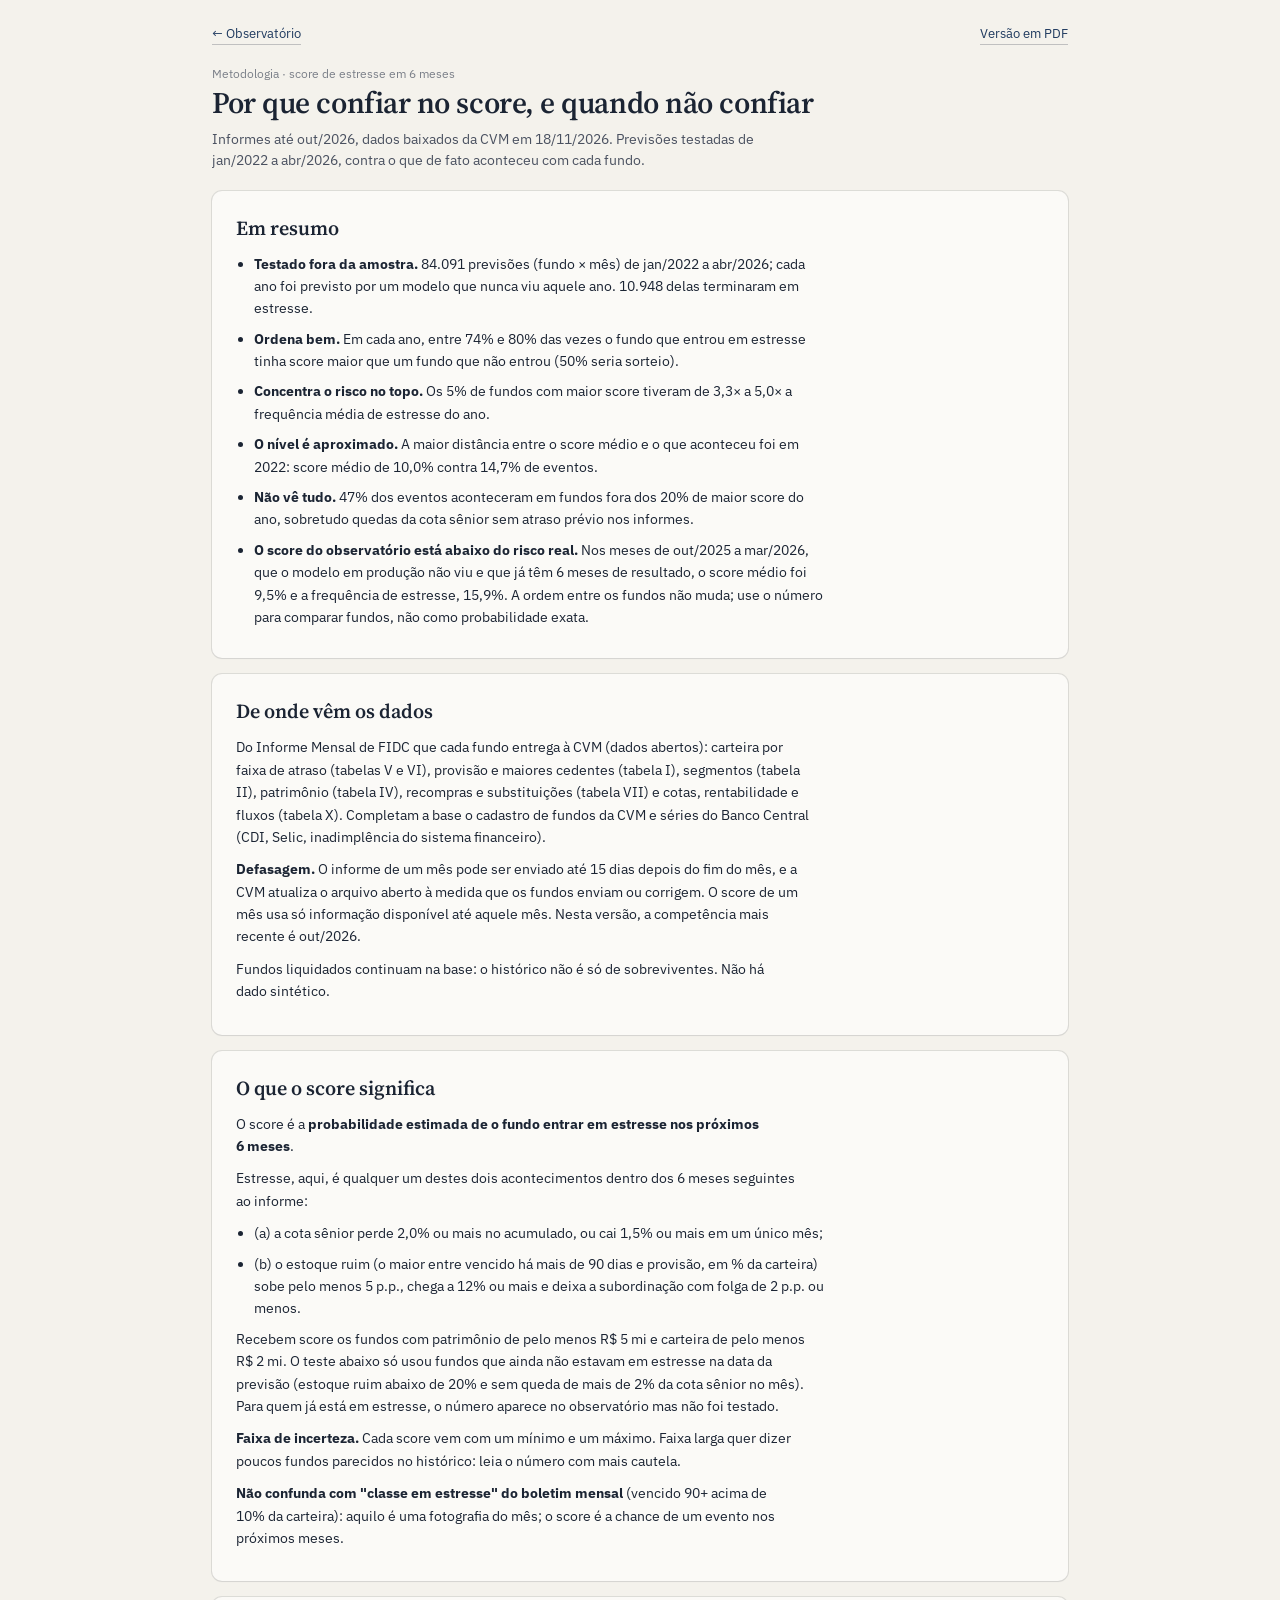
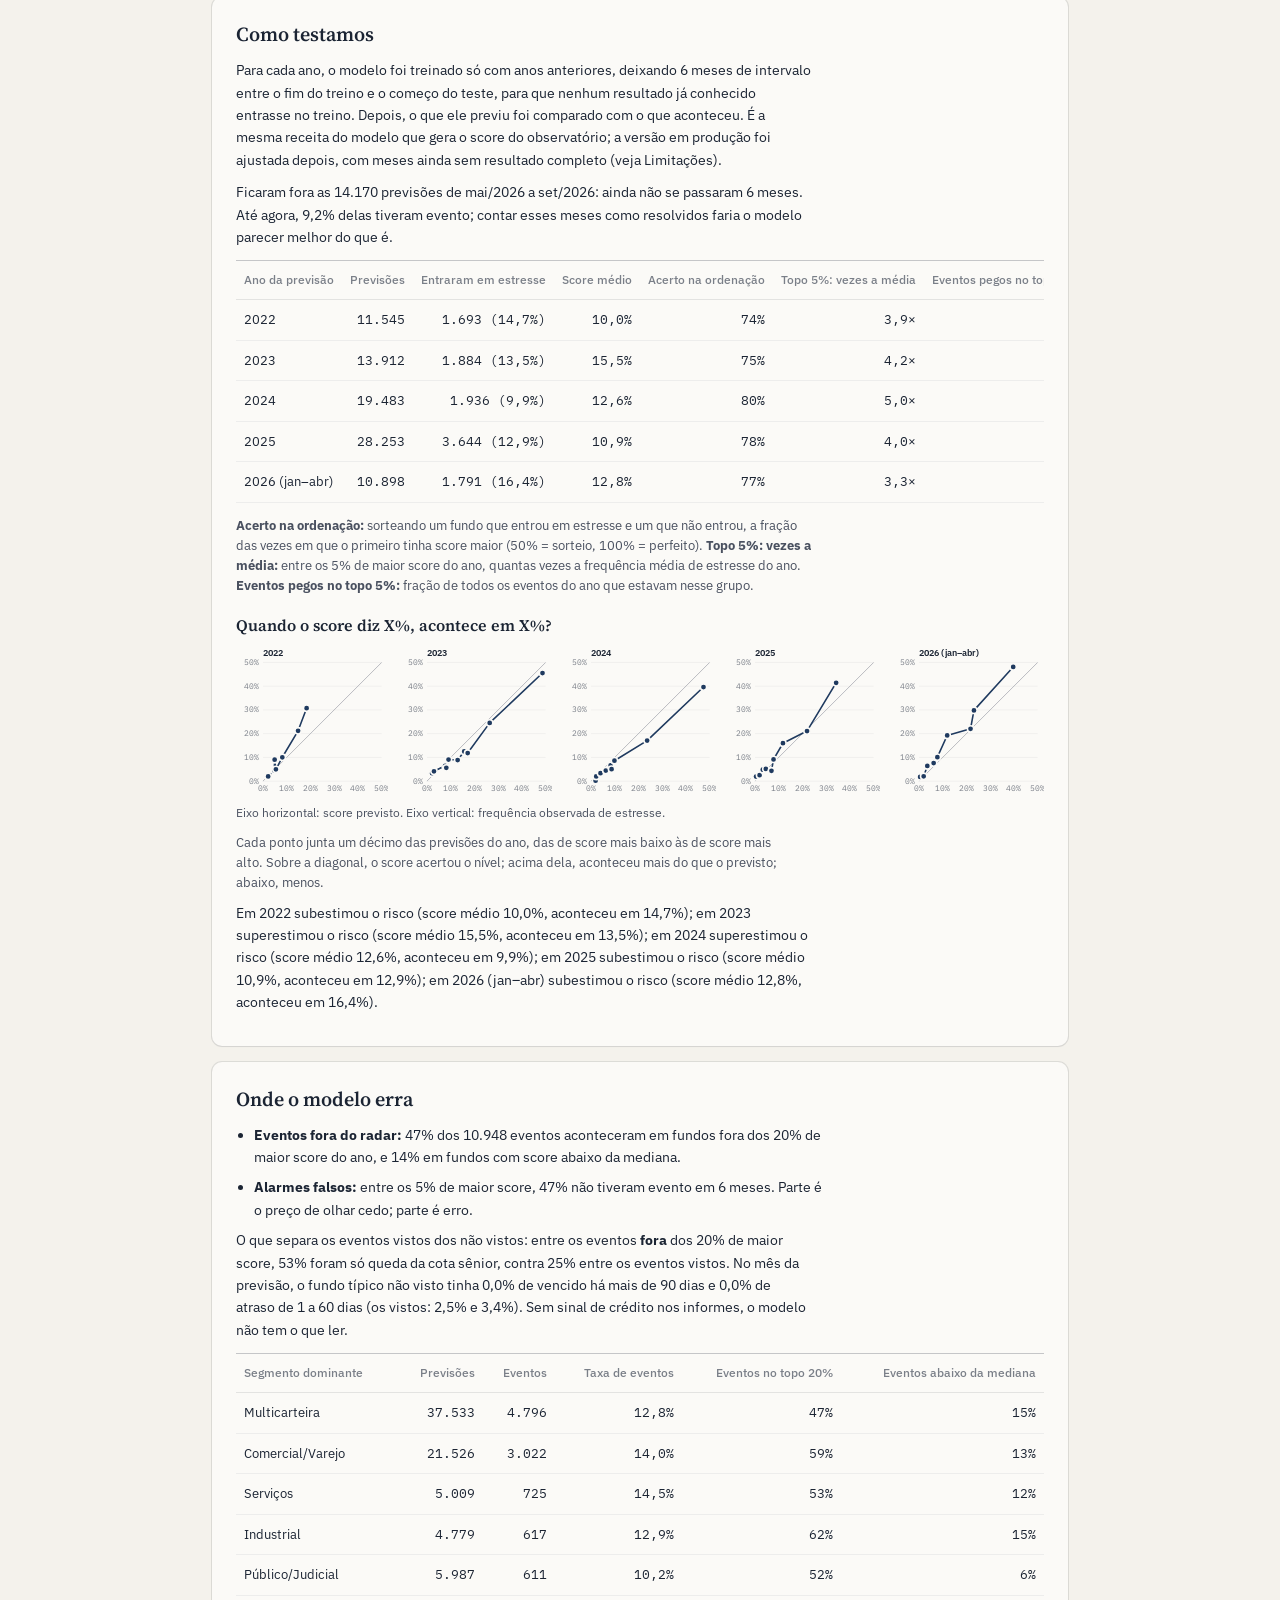
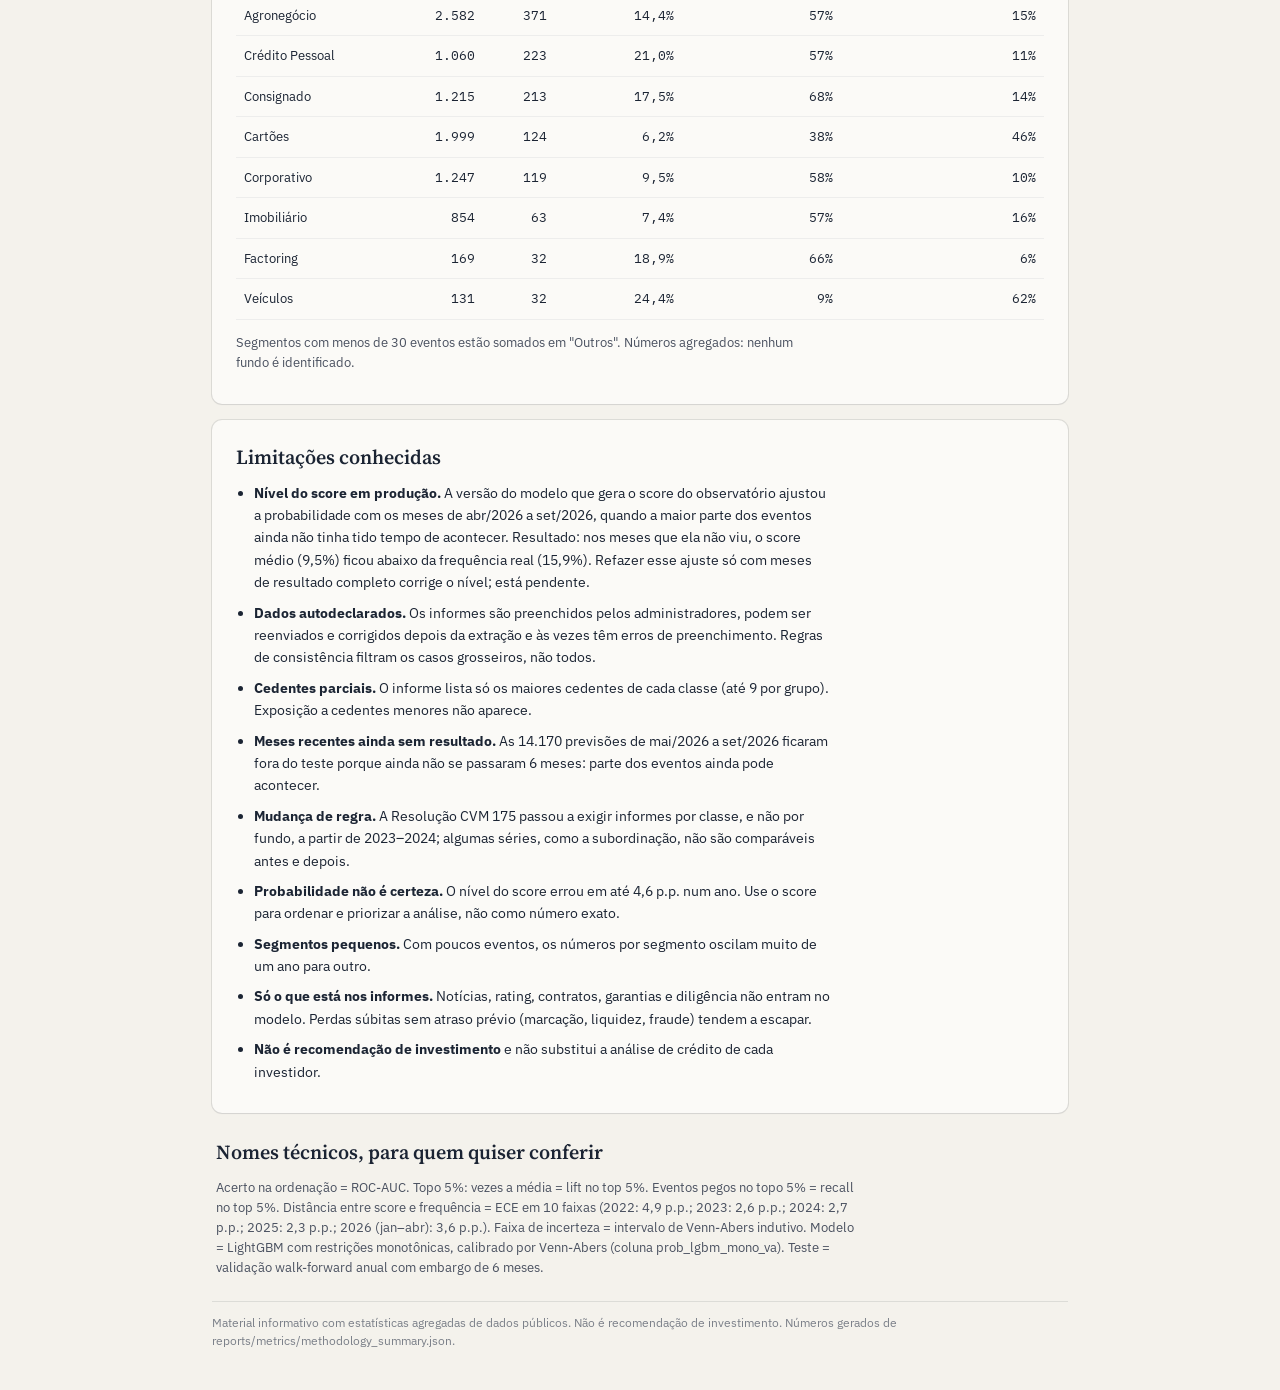
<file: web/metodologia.html>
<!DOCTYPE html>
<html lang="pt-BR">
<head>
  <meta charset="UTF-8">
  <meta name="viewport" content="width=device-width, initial-scale=1.0">
  <title>Metodologia · Observatório de crédito em FIDCs</title>
  <meta name="description" content="Por que confiar no score de estresse de FIDCs: dados, definição, validação fora da amostra e limitações.">
  <link rel="preconnect" href="https://fonts.googleapis.com">
  <link rel="preconnect" href="https://fonts.gstatic.com" crossorigin>
  <link href="https://fonts.googleapis.com/css2?family=IBM+Plex+Mono:wght@400;600&family=IBM+Plex+Sans:wght@400;500;600&family=Source+Serif+4:opsz,wght@8..60,600&display=swap" rel="stylesheet">
  <link rel="stylesheet" href="styles.css?v=8">
</head>
<body class="metod-page">
  <main class="metod">
    <nav class="metod-nav"><a href="index.html">← Observatório</a><a href="metodologia.pdf">Versão em PDF</a></nav>
    <header class="metod-header">
      <span class="eyebrow">Metodologia · score de estresse em 6 meses</span>
      <h1>Por que confiar no score, e quando não confiar</h1>
      <p class="metod-lede">Informes até out/2026, dados baixados da CVM em 18/11/2026. Previsões testadas de
      jan/2022 a abr/2026, contra o que de fato aconteceu com cada fundo.</p>
    </header>

    <section class="metod-card"><h2>Em resumo</h2><ul class="metod-list"><li><b>Testado fora da amostra.</b> 84.091 previsões (fundo × mês) de jan/2022 a abr/2026; cada ano foi previsto por um modelo que nunca viu aquele ano. 10.948 delas terminaram em estresse.</li><li><b>Ordena bem.</b> Em cada ano, entre 74% e 80% das vezes o fundo que entrou em estresse tinha score maior que um fundo que não entrou (50% seria sorteio).</li><li><b>Concentra o risco no topo.</b> Os 5% de fundos com maior score tiveram de 3,3× a 5,0× a frequência média de estresse do ano.</li><li><b>O nível é aproximado.</b> A maior distância entre o score médio e o que aconteceu foi em 2022: score médio de 10,0% contra 14,7% de eventos.</li><li><b>Não vê tudo.</b> 47% dos eventos aconteceram em fundos fora dos 20% de maior score do ano, sobretudo quedas da cota sênior sem atraso prévio nos informes.</li><li><b>O score do observatório está abaixo do risco real.</b> Nos meses de out/2025 a mar/2026, que o modelo em produção não viu e que já têm 6 meses de resultado, o score médio foi 9,5% e a frequência de estresse, 15,9%. A ordem entre os fundos não muda; use o número para comparar fundos, não como probabilidade exata.</li></ul></section>

    <section class="metod-card" id="dados">
      <h2>De onde vêm os dados</h2>
      <p>Do Informe Mensal de FIDC que cada fundo entrega à CVM (dados abertos): carteira por faixa de atraso
      (tabelas V e VI), provisão e maiores cedentes (tabela I), segmentos (tabela II), patrimônio (tabela IV),
      recompras e substituições (tabela VII) e cotas, rentabilidade e fluxos (tabela X). Completam a base o cadastro de
      fundos da CVM e séries do Banco Central (CDI, Selic, inadimplência do sistema financeiro).</p>
      <p><b>Defasagem.</b> O informe de um mês pode ser enviado até 15 dias depois do fim do mês, e a CVM atualiza o
      arquivo aberto à medida que os fundos enviam ou corrigem. O score de um mês usa só informação disponível até
      aquele mês. Nesta versão, a competência mais recente é out/2026.</p>
      <p>Fundos liquidados continuam na base: o histórico não é só de sobreviventes. Não há dado sintético.</p>
    </section>

    <section class="metod-card" id="score">
      <h2>O que o score significa</h2>
      <p>O score é a <b>probabilidade estimada de o fundo entrar em estresse nos próximos 6 meses</b>.</p><p>Estresse, aqui, é qualquer um destes dois acontecimentos dentro dos 6 meses seguintes ao informe:</p><ul class="metod-list"><li>(a) a cota sênior perde 2,0% ou mais no acumulado, ou cai 1,5% ou mais em um único mês;</li><li>(b) o estoque ruim (o maior entre vencido há mais de 90 dias e provisão, em % da carteira) sobe pelo menos 5 p.p., chega a 12% ou mais e deixa a subordinação com folga de 2 p.p. ou menos.</li></ul><p>Recebem score os fundos com patrimônio de pelo menos R$ 5 mi e carteira de pelo menos R$ 2 mi. O teste abaixo só usou fundos que ainda não estavam em estresse na data da previsão (estoque ruim abaixo de 20% e sem queda de mais de 2% da cota sênior no mês). Para quem já está em estresse, o número aparece no observatório mas não foi testado.</p><p><b>Faixa de incerteza.</b> Cada score vem com um mínimo e um máximo. Faixa larga quer dizer poucos fundos parecidos no histórico: leia o número com mais cautela.</p><p><b>Não confunda com "classe em estresse" do boletim mensal</b> (vencido 90+ acima de 10% da carteira): aquilo é uma fotografia do mês; o score é a chance de um evento nos próximos meses.</p>
    </section>

    <section class="metod-card" id="teste">
      <h2>Como testamos</h2>
      <p>Para cada ano, o modelo foi treinado só com anos anteriores, deixando 6
      meses de intervalo entre o fim do treino e o começo do teste, para que nenhum resultado já conhecido entrasse no
      treino. Depois, o que ele previu foi comparado com o que aconteceu. É a mesma receita do modelo que gera o score do
      observatório; a versão em produção foi ajustada depois, com meses ainda sem resultado completo (veja Limitações).</p>
      <p>Ficaram fora as 14.170 previsões de mai/2026 a set/2026: ainda
      não se passaram 6 meses. Até agora, 9,2%
      delas tiveram evento; contar esses meses como resolvidos faria o modelo parecer melhor do que é.</p>
      <div class="table-scroll metod-table"><table class="data-table"><thead><tr><th>Ano da previsão</th><th class="num">Previsões</th><th class="num">Entraram em estresse</th><th class="num">Score médio</th><th class="num">Acerto na ordenação</th><th class="num">Topo 5%: vezes a média</th><th class="num">Eventos pegos no topo 5%</th></tr></thead><tbody><tr><td>2022</td><td class="num">11.545</td><td class="num">1.693 (14,7%)</td><td class="num">10,0%</td><td class="num">74%</td><td class="num">3,9×</td><td class="num">20%</td></tr><tr><td>2023</td><td class="num">13.912</td><td class="num">1.884 (13,5%)</td><td class="num">15,5%</td><td class="num">75%</td><td class="num">4,2×</td><td class="num">21%</td></tr><tr><td>2024</td><td class="num">19.483</td><td class="num">1.936 (9,9%)</td><td class="num">12,6%</td><td class="num">80%</td><td class="num">5,0×</td><td class="num">25%</td></tr><tr><td>2025</td><td class="num">28.253</td><td class="num">3.644 (12,9%)</td><td class="num">10,9%</td><td class="num">78%</td><td class="num">4,0×</td><td class="num">20%</td></tr><tr><td>2026 (jan–abr)</td><td class="num">10.898</td><td class="num">1.791 (16,4%)</td><td class="num">12,8%</td><td class="num">77%</td><td class="num">3,3×</td><td class="num">17%</td></tr></tbody></table></div>
      <p class="metod-note"><b>Acerto na ordenação:</b> sorteando um fundo que entrou em estresse e um que não entrou, a
      fração das vezes em que o primeiro tinha score maior (50% = sorteio, 100% = perfeito).
      <b>Topo 5%: vezes a média:</b> entre os 5% de maior score do ano, quantas vezes a frequência média de estresse
      do ano. <b>Eventos pegos no topo 5%:</b> fração de todos os eventos do ano que estavam nesse grupo.</p>
      <h3>Quando o score diz X%, acontece em X%?</h3>
      <div class="metod-chart"><div class="metod-calib-grid"><svg class="metod-calib" viewBox="0 0 192 194" role="img" aria-label="2022: score previsto contra frequência observada de estresse"><text class="calib-title" x="34" y="14">2022</text><line class="calib-grid" x1="34" x2="184" y1="172.0" y2="172.0"/><text class="calib-tick" x="29" y="175.0" text-anchor="end">0%</text><text class="calib-tick" x="34.0" y="185" text-anchor="middle">0%</text><line class="calib-grid" x1="34" x2="184" y1="142.0" y2="142.0"/><text class="calib-tick" x="29" y="145.0" text-anchor="end">10%</text><text class="calib-tick" x="64.0" y="185" text-anchor="middle">10%</text><line class="calib-grid" x1="34" x2="184" y1="112.0" y2="112.0"/><text class="calib-tick" x="29" y="115.0" text-anchor="end">20%</text><text class="calib-tick" x="94.0" y="185" text-anchor="middle">20%</text><line class="calib-grid" x1="34" x2="184" y1="82.0" y2="82.0"/><text class="calib-tick" x="29" y="85.0" text-anchor="end">30%</text><text class="calib-tick" x="124.0" y="185" text-anchor="middle">30%</text><line class="calib-grid" x1="34" x2="184" y1="52.0" y2="52.0"/><text class="calib-tick" x="29" y="55.0" text-anchor="end">40%</text><text class="calib-tick" x="154.0" y="185" text-anchor="middle">40%</text><line class="calib-grid" x1="34" x2="184" y1="22.0" y2="22.0"/><text class="calib-tick" x="29" y="25.0" text-anchor="end">50%</text><text class="calib-tick" x="184.0" y="185" text-anchor="middle">50%</text><line class="calib-diag" x1="34.0" y1="172.0" x2="184.0" y2="22.0"/><path class="calib-line" d="M40.6,166.1 L48.4,158.5 L48.8,144.9 L50.4,157.1 L58.5,141.8 L78.4,108.4 L89.2,79.8"/><circle class="calib-dot" cx="40.6" cy="166.1" r="4"><title>2022: score médio 2,2%, aconteceu em 2,0% (666 previsões)</title></circle><circle class="calib-dot" cx="48.4" cy="158.5" r="4"><title>2022: score médio 4,8%, aconteceu em 4,5% (1.356 previsões)</title></circle><circle class="calib-dot" cx="48.8" cy="144.9" r="4"><title>2022: score médio 4,9%, aconteceu em 9,0% (1.008 previsões)</title></circle><circle class="calib-dot" cx="50.4" cy="157.1" r="4"><title>2022: score médio 5,5%, aconteceu em 5,0% (764 previsões)</title></circle><circle class="calib-dot" cx="58.5" cy="141.8" r="4"><title>2022: score médio 8,2%, aconteceu em 10,1% (4.272 previsões)</title></circle><circle class="calib-dot" cx="78.4" cy="108.4" r="4"><title>2022: score médio 14,8%, aconteceu em 21,2% (99 previsões)</title></circle><circle class="calib-dot" cx="89.2" cy="79.8" r="4"><title>2022: score médio 18,4%, aconteceu em 30,7% (3.380 previsões)</title></circle></svg><svg class="metod-calib" viewBox="0 0 192 194" role="img" aria-label="2023: score previsto contra frequência observada de estresse"><text class="calib-title" x="34" y="14">2023</text><line class="calib-grid" x1="34" x2="184" y1="172.0" y2="172.0"/><text class="calib-tick" x="29" y="175.0" text-anchor="end">0%</text><text class="calib-tick" x="34.0" y="185" text-anchor="middle">0%</text><line class="calib-grid" x1="34" x2="184" y1="142.0" y2="142.0"/><text class="calib-tick" x="29" y="145.0" text-anchor="end">10%</text><text class="calib-tick" x="64.0" y="185" text-anchor="middle">10%</text><line class="calib-grid" x1="34" x2="184" y1="112.0" y2="112.0"/><text class="calib-tick" x="29" y="115.0" text-anchor="end">20%</text><text class="calib-tick" x="94.0" y="185" text-anchor="middle">20%</text><line class="calib-grid" x1="34" x2="184" y1="82.0" y2="82.0"/><text class="calib-tick" x="29" y="85.0" text-anchor="end">30%</text><text class="calib-tick" x="124.0" y="185" text-anchor="middle">30%</text><line class="calib-grid" x1="34" x2="184" y1="52.0" y2="52.0"/><text class="calib-tick" x="29" y="55.0" text-anchor="end">40%</text><text class="calib-tick" x="154.0" y="185" text-anchor="middle">40%</text><line class="calib-grid" x1="34" x2="184" y1="22.0" y2="22.0"/><text class="calib-tick" x="29" y="25.0" text-anchor="end">50%</text><text class="calib-tick" x="184.0" y="185" text-anchor="middle">50%</text><line class="calib-diag" x1="34.0" y1="172.0" x2="184.0" y2="22.0"/><path class="calib-line" d="M40.5,161.9 L42.9,159.5 L57.0,152.6 L58.5,155.2 L61.3,144.7 L72.8,145.3 L81.1,134.4 L85.5,136.5 L113.3,98.4 L180.0,35.4"/><circle class="calib-dot" cx="40.5" cy="161.9" r="4"><title>2023: score médio 2,2%, aconteceu em 3,4% (712 previsões)</title></circle><circle class="calib-dot" cx="42.9" cy="159.5" r="4"><title>2023: score médio 3,0%, aconteceu em 4,2% (2.068 previsões)</title></circle><circle class="calib-dot" cx="57.0" cy="152.6" r="4"><title>2023: score médio 7,7%, aconteceu em 6,5% (1.238 previsões)</title></circle><circle class="calib-dot" cx="58.5" cy="155.2" r="4"><title>2023: score médio 8,2%, aconteceu em 5,6% (1.232 previsões)</title></circle><circle class="calib-dot" cx="61.3" cy="144.7" r="4"><title>2023: score médio 9,1%, aconteceu em 9,1% (1.706 previsões)</title></circle><circle class="calib-dot" cx="72.8" cy="145.3" r="4"><title>2023: score médio 12,9%, aconteceu em 8,9% (1.302 previsões)</title></circle><circle class="calib-dot" cx="81.1" cy="134.4" r="4"><title>2023: score médio 15,7%, aconteceu em 12,5% (1.196 previsões)</title></circle><circle class="calib-dot" cx="85.5" cy="136.5" r="4"><title>2023: score médio 17,2%, aconteceu em 11,8% (1.675 previsões)</title></circle><circle class="calib-dot" cx="113.3" cy="98.4" r="4"><title>2023: score médio 26,4%, aconteceu em 24,5% (1.244 previsões)</title></circle><circle class="calib-dot" cx="180.0" cy="35.4" r="4"><title>2023: score médio 48,7%, aconteceu em 45,5% (1.539 previsões)</title></circle></svg><svg class="metod-calib" viewBox="0 0 192 194" role="img" aria-label="2024: score previsto contra frequência observada de estresse"><text class="calib-title" x="34" y="14">2024</text><line class="calib-grid" x1="34" x2="184" y1="172.0" y2="172.0"/><text class="calib-tick" x="29" y="175.0" text-anchor="end">0%</text><text class="calib-tick" x="34.0" y="185" text-anchor="middle">0%</text><line class="calib-grid" x1="34" x2="184" y1="142.0" y2="142.0"/><text class="calib-tick" x="29" y="145.0" text-anchor="end">10%</text><text class="calib-tick" x="64.0" y="185" text-anchor="middle">10%</text><line class="calib-grid" x1="34" x2="184" y1="112.0" y2="112.0"/><text class="calib-tick" x="29" y="115.0" text-anchor="end">20%</text><text class="calib-tick" x="94.0" y="185" text-anchor="middle">20%</text><line class="calib-grid" x1="34" x2="184" y1="82.0" y2="82.0"/><text class="calib-tick" x="29" y="85.0" text-anchor="end">30%</text><text class="calib-tick" x="124.0" y="185" text-anchor="middle">30%</text><line class="calib-grid" x1="34" x2="184" y1="52.0" y2="52.0"/><text class="calib-tick" x="29" y="55.0" text-anchor="end">40%</text><text class="calib-tick" x="154.0" y="185" text-anchor="middle">40%</text><line class="calib-grid" x1="34" x2="184" y1="22.0" y2="22.0"/><text class="calib-tick" x="29" y="25.0" text-anchor="end">50%</text><text class="calib-tick" x="184.0" y="185" text-anchor="middle">50%</text><line class="calib-diag" x1="34.0" y1="172.0" x2="184.0" y2="22.0"/><path class="calib-line" d="M39.9,171.4 L40.7,166.1 L46.1,162.0 L52.8,158.6 L58.9,151.9 L60.1,156.8 L63.7,146.2 L105.0,120.7 L176.2,53.1"/><circle class="calib-dot" cx="39.9" cy="171.4" r="4"><title>2024: score médio 2,0%, aconteceu em 0,2% (1.574 previsões)</title></circle><circle class="calib-dot" cx="40.7" cy="166.1" r="4"><title>2024: score médio 2,2%, aconteceu em 2,0% (2.323 previsões)</title></circle><circle class="calib-dot" cx="46.1" cy="162.0" r="4"><title>2024: score médio 4,0%, aconteceu em 3,3% (1.679 previsões)</title></circle><circle class="calib-dot" cx="52.8" cy="158.6" r="4"><title>2024: score médio 6,3%, aconteceu em 4,5% (2.217 previsões)</title></circle><circle class="calib-dot" cx="58.9" cy="151.9" r="4"><title>2024: score médio 8,3%, aconteceu em 6,7% (164 previsões)</title></circle><circle class="calib-dot" cx="60.1" cy="156.8" r="4"><title>2024: score médio 8,7%, aconteceu em 5,1% (2.198 previsões)</title></circle><circle class="calib-dot" cx="63.7" cy="146.2" r="4"><title>2024: score médio 9,9%, aconteceu em 8,6% (5.356 previsões)</title></circle><circle class="calib-dot" cx="105.0" cy="120.7" r="4"><title>2024: score médio 23,7%, aconteceu em 17,1% (1.888 previsões)</title></circle><circle class="calib-dot" cx="176.2" cy="53.1" r="4"><title>2024: score médio 47,4%, aconteceu em 39,6% (2.084 previsões)</title></circle></svg><svg class="metod-calib" viewBox="0 0 192 194" role="img" aria-label="2025: score previsto contra frequência observada de estresse"><text class="calib-title" x="34" y="14">2025</text><line class="calib-grid" x1="34" x2="184" y1="172.0" y2="172.0"/><text class="calib-tick" x="29" y="175.0" text-anchor="end">0%</text><text class="calib-tick" x="34.0" y="185" text-anchor="middle">0%</text><line class="calib-grid" x1="34" x2="184" y1="142.0" y2="142.0"/><text class="calib-tick" x="29" y="145.0" text-anchor="end">10%</text><text class="calib-tick" x="64.0" y="185" text-anchor="middle">10%</text><line class="calib-grid" x1="34" x2="184" y1="112.0" y2="112.0"/><text class="calib-tick" x="29" y="115.0" text-anchor="end">20%</text><text class="calib-tick" x="94.0" y="185" text-anchor="middle">20%</text><line class="calib-grid" x1="34" x2="184" y1="82.0" y2="82.0"/><text class="calib-tick" x="29" y="85.0" text-anchor="end">30%</text><text class="calib-tick" x="124.0" y="185" text-anchor="middle">30%</text><line class="calib-grid" x1="34" x2="184" y1="52.0" y2="52.0"/><text class="calib-tick" x="29" y="55.0" text-anchor="end">40%</text><text class="calib-tick" x="154.0" y="185" text-anchor="middle">40%</text><line class="calib-grid" x1="34" x2="184" y1="22.0" y2="22.0"/><text class="calib-tick" x="29" y="25.0" text-anchor="end">50%</text><text class="calib-tick" x="184.0" y="185" text-anchor="middle">50%</text><line class="calib-diag" x1="34.0" y1="172.0" x2="184.0" y2="22.0"/><path class="calib-line" d="M35.4,166.2 L39.9,164.5 L43.9,157.5 L47.8,156.5 L54.9,158.9 L57.5,144.5 L69.4,124.1 L99.8,108.7 L136.6,47.7"/><circle class="calib-dot" cx="35.4" cy="166.2" r="4"><title>2025: score médio 0,5%, aconteceu em 1,9% (2.478 previsões)</title></circle><circle class="calib-dot" cx="39.9" cy="164.5" r="4"><title>2025: score médio 2,0%, aconteceu em 2,5% (1.001 previsões)</title></circle><circle class="calib-dot" cx="43.9" cy="157.5" r="4"><title>2025: score médio 3,3%, aconteceu em 4,8% (3.301 previsões)</title></circle><circle class="calib-dot" cx="47.8" cy="156.5" r="4"><title>2025: score médio 4,6%, aconteceu em 5,2% (3.824 previsões)</title></circle><circle class="calib-dot" cx="54.9" cy="158.9" r="4"><title>2025: score médio 7,0%, aconteceu em 4,4% (1.651 previsões)</title></circle><circle class="calib-dot" cx="57.5" cy="144.5" r="4"><title>2025: score médio 7,8%, aconteceu em 9,2% (7.511 previsões)</title></circle><circle class="calib-dot" cx="69.4" cy="124.1" r="4"><title>2025: score médio 11,8%, aconteceu em 16,0% (2.770 previsões)</title></circle><circle class="calib-dot" cx="99.8" cy="108.7" r="4"><title>2025: score médio 21,9%, aconteceu em 21,1% (1.758 previsões)</title></circle><circle class="calib-dot" cx="136.6" cy="47.7" r="4"><title>2025: score médio 34,2%, aconteceu em 41,4% (3.959 previsões)</title></circle></svg><svg class="metod-calib" viewBox="0 0 192 194" role="img" aria-label="2026 (jan–abr): score previsto contra frequência observada de estresse"><text class="calib-title" x="34" y="14">2026 (jan–abr)</text><line class="calib-grid" x1="34" x2="184" y1="172.0" y2="172.0"/><text class="calib-tick" x="29" y="175.0" text-anchor="end">0%</text><text class="calib-tick" x="34.0" y="185" text-anchor="middle">0%</text><line class="calib-grid" x1="34" x2="184" y1="142.0" y2="142.0"/><text class="calib-tick" x="29" y="145.0" text-anchor="end">10%</text><text class="calib-tick" x="64.0" y="185" text-anchor="middle">10%</text><line class="calib-grid" x1="34" x2="184" y1="112.0" y2="112.0"/><text class="calib-tick" x="29" y="115.0" text-anchor="end">20%</text><text class="calib-tick" x="94.0" y="185" text-anchor="middle">20%</text><line class="calib-grid" x1="34" x2="184" y1="82.0" y2="82.0"/><text class="calib-tick" x="29" y="85.0" text-anchor="end">30%</text><text class="calib-tick" x="124.0" y="185" text-anchor="middle">30%</text><line class="calib-grid" x1="34" x2="184" y1="52.0" y2="52.0"/><text class="calib-tick" x="29" y="55.0" text-anchor="end">40%</text><text class="calib-tick" x="154.0" y="185" text-anchor="middle">40%</text><line class="calib-grid" x1="34" x2="184" y1="22.0" y2="22.0"/><text class="calib-tick" x="29" y="25.0" text-anchor="end">50%</text><text class="calib-tick" x="184.0" y="185" text-anchor="middle">50%</text><line class="calib-diag" x1="34.0" y1="172.0" x2="184.0" y2="22.0"/><path class="calib-line" d="M35.5,166.6 L40.0,165.8 L44.6,152.8 L52.6,149.2 L57.3,141.7 L69.7,114.3 L99.2,105.9 L103.5,82.6 L153.1,27.7"/><circle class="calib-dot" cx="35.5" cy="166.6" r="4"><title>2026 (jan–abr): score médio 0,5%, aconteceu em 1,8% (1.058 previsões)</title></circle><circle class="calib-dot" cx="40.0" cy="165.8" r="4"><title>2026 (jan–abr): score médio 2,0%, aconteceu em 2,1% (289 previsões)</title></circle><circle class="calib-dot" cx="44.6" cy="152.8" r="4"><title>2026 (jan–abr): score médio 3,5%, aconteceu em 6,4% (1.848 previsões)</title></circle><circle class="calib-dot" cx="52.6" cy="149.2" r="4"><title>2026 (jan–abr): score médio 6,2%, aconteceu em 7,6% (921 previsões)</title></circle><circle class="calib-dot" cx="57.3" cy="141.7" r="4"><title>2026 (jan–abr): score médio 7,8%, aconteceu em 10,1% (2.244 previsões)</title></circle><circle class="calib-dot" cx="69.7" cy="114.3" r="4"><title>2026 (jan–abr): score médio 11,9%, aconteceu em 19,2% (1.264 previsões)</title></circle><circle class="calib-dot" cx="99.2" cy="105.9" r="4"><title>2026 (jan–abr): score médio 21,7%, aconteceu em 22,0% (1.080 previsões)</title></circle><circle class="calib-dot" cx="103.5" cy="82.6" r="4"><title>2026 (jan–abr): score médio 23,2%, aconteceu em 29,8% (1.013 previsões)</title></circle><circle class="calib-dot" cx="153.1" cy="27.7" r="4"><title>2026 (jan–abr): score médio 39,7%, aconteceu em 48,1% (1.181 previsões)</title></circle></svg></div><p class="metod-calib-axis">Eixo horizontal: score previsto. Eixo vertical: frequência observada de estresse.</p></div>
      <p class="metod-note">Cada ponto junta um décimo das previsões do ano, das de score mais baixo às de score mais
      alto. Sobre a diagonal, o score acertou o nível; acima dela, aconteceu mais do que o previsto; abaixo, menos.</p>
      <p>Em 2022 subestimou o risco (score médio 10,0%, aconteceu em 14,7%); em 2023 superestimou o risco (score médio 15,5%, aconteceu em 13,5%); em 2024 superestimou o risco (score médio 12,6%, aconteceu em 9,9%); em 2025 subestimou o risco (score médio 10,9%, aconteceu em 12,9%); em 2026 (jan–abr) subestimou o risco (score médio 12,8%, aconteceu em 16,4%).</p>
    </section>

    <section class="metod-card" id="erros">
      <h2>Onde o modelo erra</h2>
      <ul class="metod-list">
        <li><b>Eventos fora do radar:</b> 47% dos 10.948 eventos
        aconteceram em fundos fora dos 20% de maior score do ano, e 14% em fundos
        com score abaixo da mediana.</li>
        <li><b>Alarmes falsos:</b> entre os 5% de maior score, 47% não tiveram evento
        em 6 meses. Parte é o preço de olhar cedo; parte é erro.</li>
      </ul>
      <p>O que separa os eventos vistos dos não vistos: entre os eventos <b>fora</b> dos 20% de maior score, 53% foram só queda da cota sênior, contra 25% entre os eventos vistos. No mês da previsão, o fundo típico não visto tinha 0,0% de vencido há mais de 90 dias e 0,0% de atraso de 1 a 60 dias (os vistos: 2,5% e 3,4%). Sem sinal de crédito nos informes, o modelo não tem o que ler.</p>
      <div class="table-scroll metod-table"><table class="data-table"><thead><tr><th>Segmento dominante</th><th class="num">Previsões</th><th class="num">Eventos</th><th class="num">Taxa de eventos</th><th class="num">Eventos no topo 20%</th><th class="num">Eventos abaixo da mediana</th></tr></thead><tbody><tr><td>Multicarteira</td><td class="num">37.533</td><td class="num">4.796</td><td class="num">12,8%</td><td class="num">47%</td><td class="num">15%</td></tr><tr><td>Comercial/Varejo</td><td class="num">21.526</td><td class="num">3.022</td><td class="num">14,0%</td><td class="num">59%</td><td class="num">13%</td></tr><tr><td>Serviços</td><td class="num">5.009</td><td class="num">725</td><td class="num">14,5%</td><td class="num">53%</td><td class="num">12%</td></tr><tr><td>Industrial</td><td class="num">4.779</td><td class="num">617</td><td class="num">12,9%</td><td class="num">62%</td><td class="num">15%</td></tr><tr><td>Público/Judicial</td><td class="num">5.987</td><td class="num">611</td><td class="num">10,2%</td><td class="num">52%</td><td class="num">6%</td></tr><tr><td>Agronegócio</td><td class="num">2.582</td><td class="num">371</td><td class="num">14,4%</td><td class="num">57%</td><td class="num">15%</td></tr><tr><td>Crédito Pessoal</td><td class="num">1.060</td><td class="num">223</td><td class="num">21,0%</td><td class="num">57%</td><td class="num">11%</td></tr><tr><td>Consignado</td><td class="num">1.215</td><td class="num">213</td><td class="num">17,5%</td><td class="num">68%</td><td class="num">14%</td></tr><tr><td>Cartões</td><td class="num">1.999</td><td class="num">124</td><td class="num">6,2%</td><td class="num">38%</td><td class="num">46%</td></tr><tr><td>Corporativo</td><td class="num">1.247</td><td class="num">119</td><td class="num">9,5%</td><td class="num">58%</td><td class="num">10%</td></tr><tr><td>Imobiliário</td><td class="num">854</td><td class="num">63</td><td class="num">7,4%</td><td class="num">57%</td><td class="num">16%</td></tr><tr><td>Factoring</td><td class="num">169</td><td class="num">32</td><td class="num">18,9%</td><td class="num">66%</td><td class="num">6%</td></tr><tr><td>Veículos</td><td class="num">131</td><td class="num">32</td><td class="num">24,4%</td><td class="num">9%</td><td class="num">62%</td></tr></tbody></table></div>
      <p class="metod-note">Segmentos com menos de 30 eventos estão somados em "Outros". Números agregados: nenhum fundo
      é identificado.</p>
    </section>

    <section class="metod-card" id="limites"><h2>Limitações conhecidas</h2><ul class="metod-list"><li><b>Nível do score em produção.</b> A versão do modelo que gera o score do observatório ajustou a probabilidade com os meses de abr/2026 a set/2026, quando a maior parte dos eventos ainda não tinha tido tempo de acontecer. Resultado: nos meses que ela não viu, o score médio (9,5%) ficou abaixo da frequência real (15,9%). Refazer esse ajuste só com meses de resultado completo corrige o nível; está pendente.</li><li><b>Dados autodeclarados.</b> Os informes são preenchidos pelos administradores, podem ser reenviados e corrigidos depois da extração e às vezes têm erros de preenchimento. Regras de consistência filtram os casos grosseiros, não todos.</li><li><b>Cedentes parciais.</b> O informe lista só os maiores cedentes de cada classe (até 9 por grupo). Exposição a cedentes menores não aparece.</li><li><b>Meses recentes ainda sem resultado.</b> As 14.170 previsões de mai/2026 a set/2026 ficaram fora do teste porque ainda não se passaram 6 meses: parte dos eventos ainda pode acontecer.</li><li><b>Mudança de regra.</b> A Resolução CVM 175 passou a exigir informes por classe, e não por fundo, a partir de 2023–2024; algumas séries, como a subordinação, não são comparáveis antes e depois.</li><li><b>Probabilidade não é certeza.</b> O nível do score errou em até 4,6 p.p. num ano. Use o score para ordenar e priorizar a análise, não como número exato.</li><li><b>Segmentos pequenos.</b> Com poucos eventos, os números por segmento oscilam muito de um ano para outro.</li><li><b>Só o que está nos informes.</b> Notícias, rating, contratos, garantias e diligência não entram no modelo. Perdas súbitas sem atraso prévio (marcação, liquidez, fraude) tendem a escapar.</li><li><b>Não é recomendação de investimento</b> e não substitui a análise de crédito de cada investidor.</li></ul></section>

    <section id="nomes-tecnicos" class="metod-glossary">
      <h2>Nomes técnicos, para quem quiser conferir</h2>
      <p>Acerto na ordenação = ROC-AUC. Topo 5%: vezes a média = lift no top 5%. Eventos pegos no topo 5% = recall no
      top 5%. Distância entre score e frequência = ECE em 10 faixas (2022: 4,9 p.p.; 2023: 2,6 p.p.; 2024: 2,7 p.p.; 2025: 2,3 p.p.; 2026 (jan–abr): 3,6 p.p.).
      Faixa de incerteza = intervalo de Venn-Abers indutivo. Modelo = LightGBM com restrições monotônicas, calibrado por
      Venn-Abers (coluna prob_lgbm_mono_va). Teste = validação walk-forward anual com embargo de
      6 meses.</p>
    </section>

    <footer class="metod-footer">Material informativo com estatísticas agregadas de dados públicos. Não é recomendação
    de investimento. Números gerados de reports/metrics/methodology_summary.json.</footer>
  </main>
</body>
</html>
</file>
<file: web/styles.css>
/* Observatório de crédito em FIDCs — relatório de comitê: papel, tinta e régua de atraso. */

:root {
  /* Papel e tinta */
  --paper: #f4f2ec;          /* mesa */
  --sheet: #fbfaf7;          /* folha do relatório */
  --sheet-inset: #f1efe8;    /* campos, trilhos, áreas recuadas */
  --ink: #1b2433;            /* tinta principal */
  --ink-2: #4a5160;          /* texto de apoio */
  --ink-3: #7a7f88;          /* rótulos e metadados */
  --ink-4: #a9acb2;          /* desabilitado, eixos */
  --rule: rgba(27, 36, 51, 0.11);        /* fio padrão */
  --rule-soft: rgba(27, 36, 51, 0.06);   /* separação leve */
  --rule-strong: rgba(27, 36, 51, 0.24); /* ênfase */
  --navy: #1f3a5f;           /* seleção, foco, ação */
  --navy-wash: rgba(31, 58, 95, 0.07);

  /* Régua de atraso (assinatura) */
  --aging-ok: #c9c6bc;
  --aging-early: #d9902b;
  --aging-late: #b8432a;
  --aging-default: #8e2323;

  /* Carimbos de risco */
  --stamp-high-bg: #f6e3e0;
  --stamp-high-ink: #7a1d1d;
  --stamp-med-bg: #f7ecd9;
  --stamp-med-ink: #6b430b;
  --stamp-low-ink: #4a5160;

  --font-serif: "Source Serif 4", Georgia, "Times New Roman", serif;
  --font-sans: "IBM Plex Sans", -apple-system, "Segoe UI", sans-serif;
  --font-mono: "IBM Plex Mono", Consolas, monospace;

  /* Compatibilidade com estilos inline gerados pelo app.js */
  --fg-pure: var(--ink);
  --fg-primary: var(--ink);
  --fg-secondary: var(--ink-2);
  --fg-muted: var(--ink-3);

  --r-sm: 4px;
  --r-md: 6px;
  --r-lg: 10px;
  --ease: cubic-bezier(0.23, 1, 0.32, 1);
}

*, *::before, *::after { box-sizing: border-box; margin: 0; padding: 0; }

::-webkit-scrollbar { width: 8px; height: 8px; }
::-webkit-scrollbar-track { background: transparent; }
::-webkit-scrollbar-thumb { background: var(--rule-strong); border-radius: 8px; border: 2px solid var(--sheet); }

body {
  background: var(--paper);
  color: var(--ink);
  font-family: var(--font-sans);
  font-size: 13px;
  line-height: 1.5;
  min-height: 100vh;
  display: flex;
  flex-direction: column;
  -webkit-font-smoothing: antialiased;
  overflow-x: hidden;
}

:focus-visible { outline: 2px solid var(--navy); outline-offset: 2px; }

/* Aviso do build demo (fundos anonimizados) */
.demo-banner {
  background: var(--navy);
  color: var(--sheet);
  font-size: 12px;
  line-height: 1.45;
  padding: 7px 16px;
  text-align: center;
}
.demo-banner strong { font-weight: 600; }
.demo-banner[hidden] { display: none; }

.bg-grid-overlay { display: none; }
.frame-reticle { position: relative; }

/* ==================== BUSCA (Ctrl+K ou /) ==================== */
.cmd-backdrop {
  position: fixed; inset: 0; z-index: 200;
  background: rgba(27, 36, 51, 0.28);
  display: flex; justify-content: center; align-items: flex-start;
  padding-top: 12vh;
}
.cmd-backdrop.hidden { display: none; }
.cmd-modal {
  width: min(600px, 92vw);
  background: var(--sheet);
  border-radius: var(--r-lg);
  box-shadow: 0 0 0 1px var(--rule), 0 12px 32px rgba(27, 36, 51, 0.16), 0 2px 6px rgba(27, 36, 51, 0.08);
  overflow: hidden;
  animation: rise 0.18s var(--ease);
}
@keyframes rise { from { opacity: 0; transform: translateY(4px) scale(0.98); } to { opacity: 1; transform: none; } }
.cmd-input-wrap { display: flex; align-items: center; gap: 10px; padding: 14px 16px; border-bottom: 1px solid var(--rule); }
.cmd-prompt { color: var(--ink-3); font-size: 16px; }
#cmd-input { flex: 1; background: transparent; border: none; color: var(--ink); font: 14px var(--font-sans); outline: none; }
#cmd-input::placeholder { color: var(--ink-4); }
.cmd-results { max-height: 360px; overflow-y: auto; }
.cmd-item {
  padding: 10px 16px; border-bottom: 1px solid var(--rule-soft);
  display: flex; justify-content: space-between; align-items: center; gap: 12px; cursor: pointer;
}
.cmd-item:hover { background: var(--navy-wash); }

/* ==================== CABEÇALHO ==================== */
.topbar {
  position: sticky; top: 0; z-index: 50;
  background: rgba(244, 242, 236, 0.94);
  backdrop-filter: blur(10px);
  border-bottom: 1px solid var(--rule);
  padding: 14px 32px 0;
  display: grid;
  grid-template-columns: 1fr auto;
  grid-template-areas: "brand search" "tabs tabs";
  column-gap: 16px;
}
.topbar-left { grid-area: brand; display: flex; align-items: center; }
.topbar-center { grid-area: tabs; }
.topbar-right { grid-area: search; display: flex; align-items: center; }

.brand-mark { display: none; }
.title-line { display: flex; align-items: baseline; gap: 12px; flex-wrap: wrap; }
.topbar h1 { font-family: var(--font-serif); font-size: 21px; font-weight: 600; letter-spacing: -0.01em; color: var(--ink); }
.slash { color: var(--ink-3); font-weight: 400; }
.engine-tag {
  font-size: 11px; color: var(--ink-3);
  padding: 1px 8px; border-radius: 99px; box-shadow: inset 0 0 0 1px var(--rule);
}
.topbar-meta { font-size: 12px; color: var(--ink-3); margin-top: 2px; font-variant-numeric: tabular-nums; }

.tab-nav { display: flex; gap: 24px; margin-top: 12px; }
.tab-btn {
  background: none; border: none; cursor: pointer;
  font: 500 13px var(--font-sans); color: var(--ink-3);
  padding: 8px 0 10px; border-bottom: 2px solid transparent;
  transition: color 0.15s var(--ease), border-color 0.15s var(--ease);
}
.tab-idx { display: none; }
.tab-btn:hover { color: var(--ink); }
.tab-btn.active { color: var(--ink); border-bottom-color: var(--ink); }
a.tab-link { text-decoration: none; }

.cmd-trigger {
  display: flex; align-items: center; gap: 24px;
  background: var(--sheet-inset); color: var(--ink-3);
  border: none; border-radius: var(--r-md);
  box-shadow: inset 0 0 0 1px var(--rule);
  padding: 7px 8px 7px 12px; min-height: 34px;
  font: 13px var(--font-sans); cursor: pointer;
  transition: box-shadow 0.15s var(--ease), color 0.15s var(--ease);
}
.cmd-trigger:hover { color: var(--ink); box-shadow: inset 0 0 0 1px var(--rule-strong); }
kbd, .kbd-hint {
  font: 11px var(--font-mono); color: var(--ink-2);
  padding: 1px 6px; border-radius: var(--r-sm);
  background: var(--sheet); box-shadow: inset 0 0 0 1px var(--rule);
}

/* ==================== NÚMEROS DO MÊS ==================== */
.kpi-bento {
  display: grid;
  grid-template-columns: 1.5fr repeat(4, 1fr);
  gap: 0;
  margin: 24px 32px 0;
  padding: 20px 0;
  border-top: 1px solid var(--rule-strong);
  border-bottom: 1px solid var(--rule);
}
.kpi-cell { padding: 0 20px; display: flex; flex-direction: column; gap: 2px; border-left: 1px solid var(--rule); }
.kpi-cell:first-child { border-left: none; padding-left: 0; }
.kpi-head { display: flex; gap: 6px; align-items: baseline; font-size: 12px; color: var(--ink-3); }
.kpi-tag { display: none; }
.kpi-value { font-size: 20px; font-weight: 600; letter-spacing: -0.01em; color: var(--ink); font-variant-numeric: tabular-nums; }
.kpi-cell:first-child .kpi-value { font-family: var(--font-serif); font-size: 34px; font-weight: 600; line-height: 1.15; letter-spacing: -0.02em; }
.kpi-sub { font-size: 12px; color: var(--ink-2); font-variant-numeric: tabular-nums; }
.kpi-highlight .kpi-value { color: var(--navy); }

/* ==================== ÁREA DE TRABALHO ==================== */
.workspace { flex: 1; padding: 24px 32px 40px; }
.tab-panel { display: none; }
.tab-panel.active { display: block; animation: fadePanel 0.2s var(--ease); }
@keyframes fadePanel { from { opacity: 0; } to { opacity: 1; } }

.terminal-panel {
  background: var(--sheet);
  border-radius: var(--r-lg);
  box-shadow: 0 0 0 1px var(--rule), 0 1px 2px rgba(27, 36, 51, 0.04);
  padding: 20px;
  min-width: 0;
}
.panel-header { display: flex; justify-content: space-between; align-items: flex-start; gap: 16px; margin-bottom: 16px; flex-wrap: wrap; }
.eyebrow { display: block; font-size: 12px; color: var(--ink-3); margin-bottom: 2px; }
.terminal-panel h2 { font-family: var(--font-serif); font-size: 19px; font-weight: 600; letter-spacing: -0.01em; line-height: 1.3; color: var(--ink); text-wrap: balance; }
.panel-desc { font-size: 13px; color: var(--ink-2); margin-top: 6px; line-height: 1.55; max-width: 68ch; text-wrap: pretty; }
.count-readout { font-size: 12px; color: var(--ink-3); white-space: nowrap; font-variant-numeric: tabular-nums; padding-top: 4px; }

/* ==================== ABA 1: CARTEIRA EM OBSERVAÇÃO ==================== */
.radar-bento { display: grid; grid-template-columns: minmax(0, 1.3fr) minmax(0, 1fr); gap: 20px; align-items: start; }
.inspector-panel { position: sticky; top: 112px; }

.filter-bar { display: grid; grid-template-columns: 1.6fr 1fr 1fr 1.2fr; gap: 8px; margin-bottom: 12px; }
.input-icon-wrap {
  display: flex; align-items: center; gap: 6px;
  background: var(--sheet-inset); border-radius: var(--r-md);
  box-shadow: inset 0 0 0 1px var(--rule);
  padding: 0 10px; min-height: 34px;
}
.input-icon-wrap:focus-within { box-shadow: inset 0 0 0 1px var(--navy); }
.input-prefix { color: var(--ink-3); font-size: 14px; }
.input-icon-wrap input { width: 100%; background: transparent; border: none; color: var(--ink); font: 13px var(--font-sans); padding: 7px 0; outline: none; }
.input-icon-wrap input::placeholder { color: var(--ink-4); }

select {
  appearance: none; -webkit-appearance: none;
  background: var(--sheet-inset) url("data:image/svg+xml,%3Csvg xmlns='http://www.w3.org/2000/svg' width='10' height='6'%3E%3Cpath d='M1 1l4 4 4-4' fill='none' stroke='%237a7f88' stroke-width='1.4'/%3E%3C/svg%3E") no-repeat right 10px center;
  color: var(--ink); border: none; border-radius: var(--r-md);
  box-shadow: inset 0 0 0 1px var(--rule);
  padding: 7px 28px 7px 10px; min-height: 34px;
  font: 13px var(--font-sans); cursor: pointer; outline: none;
}
select:hover { box-shadow: inset 0 0 0 1px var(--rule-strong); }
select:focus-visible { box-shadow: inset 0 0 0 1px var(--navy); outline: none; }

.table-scroll { max-height: 640px; overflow: auto; border-top: 1px solid var(--rule-strong); }
.data-table { width: 100%; border-collapse: collapse; font-variant-numeric: tabular-nums; }
.data-table th {
  position: sticky; top: 0; z-index: 2;
  background: var(--sheet);
  font-size: 12px; font-weight: 500; color: var(--ink-3);
  padding: 10px 8px; text-align: left; white-space: nowrap;
  border-bottom: 1px solid var(--rule);
}
.data-table th.num, .data-table td.num { text-align: right; font-family: var(--font-mono); font-size: 12px; }
.data-table th.num { font-family: var(--font-sans); }
.data-table td { padding: 10px 8px; border-bottom: 1px solid var(--rule-soft); font-size: 13px; vertical-align: middle; }
.data-table tbody tr { cursor: pointer; transition: background-color 0.12s var(--ease); }
.data-table tbody tr:hover { background: var(--navy-wash); }
.data-table tbody tr.selected { background: var(--navy-wash); box-shadow: inset 3px 0 0 var(--navy); }

#watchlist-table td:nth-child(3) { white-space: nowrap; }
#watchlist-table th:nth-child(5) { white-space: normal; min-width: 96px; }
#watchlist-table .aging-ruler { width: 80px; }
.fund-cell-title { display: block; max-width: 220px; font-weight: 500; color: var(--ink); white-space: nowrap; overflow: hidden; text-overflow: ellipsis; }
.fund-cell-sub { white-space: nowrap; font-size: 12px; color: var(--ink-3); font-family: var(--font-sans); }
.cell-sector { font-size: 12px; color: var(--ink-2); }

/* Carimbos de risco */
.risk-pill {
  display: inline-block; padding: 1px 7px; border-radius: var(--r-sm);
  font: 600 12px var(--font-mono); font-variant-numeric: tabular-nums;
}
.risk-high { background: var(--stamp-high-bg); color: var(--stamp-high-ink); }
.risk-med { background: var(--stamp-med-bg); color: var(--stamp-med-ink); }
.risk-low { background: transparent; color: var(--stamp-low-ink); box-shadow: inset 0 0 0 1px var(--rule); }

/* Régua de atraso */
.aging-cell { display: flex; align-items: center; justify-content: flex-end; gap: 10px; }
.aging-ruler { display: flex; gap: 2px; width: 96px; height: 8px; flex-shrink: 0; }
.aging-ruler i { display: block; height: 100%; border-radius: 2px; min-width: 2px; }
.aging-ruler .seg-ok { background: var(--aging-ok); }
.aging-ruler .seg-early { background: var(--aging-early); }
.aging-ruler .seg-6190 { background: var(--aging-late); }
.aging-ruler .seg-late { background: var(--aging-default); }
.aging-legend { display: flex; gap: 14px; flex-wrap: wrap; margin-top: 10px; font-size: 12px; color: var(--ink-3); }
.aging-legend i { display: inline-block; width: 12px; height: 8px; border-radius: 2px; margin-right: 6px; vertical-align: -0.5px; }
.aging-ruler.large { width: 100%; height: 12px; margin: 6px 0 4px; }

/* ==================== DOSSIÊ DO FUNDO ==================== */
.dossier-top { display: flex; justify-content: space-between; align-items: flex-start; gap: 16px; padding-bottom: 16px; border-bottom: 1px solid var(--rule); margin-bottom: 16px; }
.tag-row { display: flex; gap: 6px; margin-bottom: 8px; flex-wrap: wrap; }
.mono-chip { font-size: 12px; color: var(--ink-2); background: var(--sheet-inset); padding: 1px 8px; border-radius: 99px; }
.mono-chip.chip-outline { background: transparent; box-shadow: inset 0 0 0 1px var(--rule); }
#insp-name { font-family: var(--font-serif); font-size: 22px; font-weight: 600; line-height: 1.25; letter-spacing: -0.01em; margin-bottom: 4px; text-wrap: balance; }
.mono-meta { font-size: 12px; color: var(--ink-3); }

.pd-monolith { text-align: right; min-width: 150px; flex-shrink: 0; }
.pd-caption { display: block; font-size: 12px; color: var(--ink-3); }
.pd-big { display: block; font-family: var(--font-serif); font-size: 40px; font-weight: 600; line-height: 1.05; letter-spacing: -0.02em; color: var(--stamp-high-ink); margin: 2px 0 6px; font-variant-numeric: tabular-nums; }
.led-meter { display: flex; justify-content: flex-end; gap: 2px; margin-bottom: 4px; }
.led-seg { width: 10px; height: 4px; border-radius: 1px; background: var(--sheet-inset); box-shadow: inset 0 0 0 1px var(--rule-soft); }
.led-seg.on { background: var(--aging-late); box-shadow: none; }
.va-band-text { font-size: 12px; color: var(--ink-3); font-variant-numeric: tabular-nums; }

.telemetry-strip-6 { display: grid; grid-template-columns: repeat(3, 1fr); gap: 16px 20px; margin-bottom: 20px; }
.tel-cell span { display: block; font-size: 12px; color: var(--ink-3); }
.tel-cell strong { font: 600 16px var(--font-sans); color: var(--ink); font-variant-numeric: tabular-nums; }

.sub-module { padding: 16px 0 0; margin-top: 16px; border-top: 1px solid var(--rule); }
.module-bar { display: flex; justify-content: space-between; align-items: baseline; gap: 8px; margin-bottom: 10px; flex-wrap: wrap; }
.sub-module h3 { font-size: 14px; font-weight: 600; color: var(--ink); }
.mono-legend, .mono-hint { font-size: 12px; color: var(--ink-3); display: flex; align-items: center; gap: 12px; flex-wrap: wrap; }

.swatch { display: inline-block; width: 12px; height: 2px; vertical-align: middle; margin-right: 5px; }
.sw-white { background: var(--aging-default); height: 2.5px; }
.sw-silver { background: var(--aging-early); }
.sw-dim { background: var(--ink-3); }
.sw-beam { background: rgba(31, 58, 95, 0.18); height: 8px; border-radius: 1px; }

.canvas-hud-wrap { position: relative; }
canvas { width: 100%; height: auto; display: block; }
.canvas-tooltip {
  position: absolute; pointer-events: none; z-index: 20; white-space: nowrap;
  background: var(--sheet); color: var(--ink);
  border-radius: var(--r-md);
  box-shadow: 0 0 0 1px var(--rule), 0 4px 12px rgba(27, 36, 51, 0.12);
  padding: 6px 10px; font: 12px var(--font-sans); font-variant-numeric: tabular-nums;
}
.canvas-tooltip.hidden { display: none; }

/* Fatores do score */
.shap-bipolar { display: flex; flex-direction: column; gap: 8px; }
.shap-bi-row { display: grid; grid-template-columns: minmax(0, 1.3fr) 1fr 56px; align-items: center; gap: 10px; font-size: 12px; }
.shap-bi-lbl { color: var(--ink-2); white-space: nowrap; overflow: hidden; text-overflow: ellipsis; }
.shap-bi-axis { position: relative; height: 10px; background: var(--sheet-inset); border-radius: 2px; }
.shap-bi-axis::after { content: ""; position: absolute; left: 50%; top: -2px; bottom: -2px; width: 1px; background: var(--rule-strong); }
.shap-bi-bar { position: absolute; top: 0; bottom: 0; border-radius: 2px; }
.shap-bi-pos { background: var(--aging-late); }
.shap-bi-neg { background: var(--navy); opacity: 0.55; }
.shap-bi-val { font: 12px var(--font-mono); text-align: right; color: var(--ink-2); }

/* Simulação de choque */
.stress-sliders { display: grid; grid-template-columns: repeat(3, 1fr); gap: 16px; margin: 4px 0 12px; }
.sl-head { display: flex; justify-content: space-between; font-size: 12px; color: var(--ink-3); margin-bottom: 8px; }
.sl-head b { color: var(--ink); font-weight: 600; font-variant-numeric: tabular-nums; }

input[type="range"] { -webkit-appearance: none; appearance: none; width: 100%; height: 4px; border-radius: 4px; background: var(--sheet-inset); box-shadow: inset 0 0 0 1px var(--rule); outline: none; cursor: pointer; }
input[type="range"]::-webkit-slider-thumb { -webkit-appearance: none; width: 16px; height: 16px; border-radius: 50%; background: var(--sheet); box-shadow: 0 0 0 1.5px var(--navy), 0 1px 2px rgba(27, 36, 51, 0.2); cursor: pointer; }
input[type="range"]::-moz-range-thumb { width: 16px; height: 16px; border-radius: 50%; background: var(--sheet); border: 1.5px solid var(--navy); }

.btn-ghost {
  background: transparent; color: var(--ink-2);
  border: none; border-radius: var(--r-md); box-shadow: inset 0 0 0 1px var(--rule);
  padding: 5px 10px; min-height: 30px; font: 500 12px var(--font-sans); cursor: pointer; white-space: nowrap;
  transition: box-shadow 0.15s var(--ease), color 0.15s var(--ease), transform 0.12s var(--ease);
}
.btn-ghost:hover { color: var(--ink); box-shadow: inset 0 0 0 1px var(--rule-strong); }
.btn-ghost:active { transform: scale(0.97); }

.stress-readout { font-size: 13px; padding: 10px 12px; border-radius: var(--r-md); background: var(--sheet-inset); color: var(--ink-2); line-height: 1.5; }
.stress-readout b { color: var(--ink); }

/* ==================== ABA 2: CONTÁGIO ==================== */
.contagion-bento { display: grid; grid-template-columns: minmax(0, 1.7fr) minmax(0, 1fr); gap: 20px; align-items: start; }
.graph-controls { display: flex; align-items: center; gap: 16px; flex-wrap: wrap; }
.inline-ctrl { display: flex; align-items: center; gap: 10px; font-size: 12px; color: var(--ink-3); white-space: nowrap; }
.inline-ctrl b { color: var(--ink); }
.inline-ctrl input[type="range"] { width: 120px; }

.graph-stage { background: var(--sheet); border-radius: var(--r-md); box-shadow: inset 0 0 0 1px var(--rule); position: relative; overflow: hidden; }
.graph-hud-footer { display: flex; align-items: center; gap: 18px; padding: 10px 14px; border-top: 1px solid var(--rule); font-size: 12px; color: var(--ink-3); flex-wrap: wrap; }
.hud-right { margin-left: auto; }

.glyph-diamond { display: inline-block; width: 7px; height: 7px; border: 1.5px solid var(--navy); transform: rotate(45deg); margin-right: 7px; }
.glyph-ring-crit { display: inline-block; width: 9px; height: 9px; border-radius: 50%; background: var(--aging-default); margin-right: 7px; vertical-align: -1px; }
.glyph-dot-mid { display: inline-block; width: 8px; height: 8px; border-radius: 50%; background: var(--aging-early); margin-right: 7px; }
.glyph-dot-low { display: inline-block; width: 8px; height: 8px; border-radius: 50%; box-shadow: inset 0 0 0 1.5px var(--ink-4); margin-right: 7px; }

.node-details-body { margin-top: 14px; display: flex; flex-direction: column; gap: 8px; max-height: 540px; overflow-y: auto; }
.peer-item { background: var(--sheet); border-radius: var(--r-md); box-shadow: inset 0 0 0 1px var(--rule); padding: 12px; font-size: 13px; color: var(--ink-2); transition: box-shadow 0.15s var(--ease); }
.peer-item:hover { box-shadow: inset 0 0 0 1px var(--rule-strong); }

/* ==================== ABA 3: POLÍTICA DE CORTE ==================== */
.sim-bento-top { display: grid; grid-template-columns: minmax(0, 1fr) minmax(0, 1.45fr); gap: 20px; margin-bottom: 20px; }
.sim-sliders { display: grid; grid-template-columns: 1fr 1fr; gap: 20px; margin: 16px 0; }
.confusion-matrix-4 { display: grid; grid-template-columns: repeat(4, 1fr); gap: 16px; padding: 14px 0; margin-bottom: 14px; border-top: 1px solid var(--rule); border-bottom: 1px solid var(--rule); }
.conf-box span { display: block; font-size: 12px; color: var(--ink-3); margin-bottom: 2px; }
.conf-box strong { font: 600 18px var(--font-sans); color: var(--ink); font-variant-numeric: tabular-nums; }
.optimal-hud { padding: 12px 14px; border-radius: var(--r-md); background: var(--navy-wash); font-size: 13px; line-height: 1.55; color: var(--ink-2); }
.optimal-hud b { color: var(--ink); }
.mono-toggle { display: flex; align-items: center; gap: 8px; font-size: 12px; color: var(--ink-2); cursor: pointer; }
.mono-toggle input { accent-color: var(--navy); width: 16px; height: 16px; }

/* ==================== ABA 4: METODOLOGIA ==================== */
.science-bento { display: grid; grid-template-columns: minmax(0, 1.15fr) minmax(0, 1fr); gap: 20px; }
.forensic-cards { display: grid; grid-template-columns: repeat(3, 1fr); gap: 16px; margin: 14px 0 16px; }
.f-card { padding: 12px 0 0; border-top: 2px solid var(--ink); }
.f-card h4 { font-size: 13px; font-weight: 600; color: var(--ink); margin-bottom: 4px; }
.f-card p { font-size: 12px; color: var(--ink-2); line-height: 1.5; }
.f-card b { color: var(--ink); font-family: var(--font-mono); font-weight: 600; }
.dual-mini-canvases { display: grid; grid-template-columns: 1fr 1fr; gap: 16px; margin-top: 12px; align-items: start; }
.drift-head { font-size: 12px; color: var(--ink-3); margin-bottom: 8px; }
.drift-list { display: flex; flex-direction: column; max-height: 215px; overflow-y: auto; }
.drift-row { display: flex; justify-content: space-between; align-items: center; gap: 8px; padding: 7px 0; border-bottom: 1px solid var(--rule-soft); font-size: 12px; font-variant-numeric: tabular-nums; }

/* ==================== RODAPÉ ==================== */
.footer { border-top: 1px solid var(--rule); padding: 16px 32px 24px; display: flex; justify-content: space-between; gap: 8px; flex-wrap: wrap; font-size: 12px; color: var(--ink-3); }

@media (max-width: 1160px) {
  .kpi-bento { grid-template-columns: repeat(2, 1fr); row-gap: 16px; }
  .kpi-cell:nth-child(odd) { border-left: none; padding-left: 0; }
  .radar-bento, .contagion-bento, .sim-bento-top, .science-bento { grid-template-columns: 1fr; }
  .inspector-panel { position: static; }
  .filter-bar { grid-template-columns: 1fr 1fr; }
}
@media (max-width: 640px) {
  .topbar { position: static; backdrop-filter: none; }
  .topbar, .workspace, .footer { padding-left: 16px; padding-right: 16px; }
  .filter-bar { grid-template-columns: 1fr; }
  .filter-bar select, .filter-bar input { width: 100%; min-width: 0; }
  /* Tabela de fundos: no celular ficam nome, score e régua de atraso */
  #watchlist-table th:nth-child(2), #watchlist-table td:nth-child(2),
  #watchlist-table th:nth-child(3), #watchlist-table td:nth-child(3),
  #watchlist-table th:nth-child(6), #watchlist-table td:nth-child(6),
  #watchlist-table th:nth-child(7), #watchlist-table td:nth-child(7) { display: none; }
  #watchlist-table .fund-cell-title, #watchlist-table .fund-cell-sub {
    display: block; max-width: 100px; white-space: nowrap; overflow: hidden; text-overflow: ellipsis;
  }
  #watchlist-table .aging-cell { gap: 6px; }
  #watchlist-table .aging-ruler { width: 40px; }
  #watchlist-table th, #watchlist-table td { padding: 10px 4px; }
  #watchlist-table th { white-space: normal; }
  /* Tabelas largas rolam na horizontal com a primeira coluna fixa */
  .table-scroll .data-table th:first-child, .table-scroll .data-table td:first-child {
    position: sticky; left: 0; z-index: 1; background: var(--sheet); box-shadow: 1px 0 0 var(--rule);
  }
  .table-scroll .data-table th:first-child { z-index: 3; }
  .dual-mini-canvases { grid-template-columns: 1fr; }
  .kpi-bento { margin: 16px 16px 0; grid-template-columns: 1fr; }
  .kpi-cell { border-left: none; padding-left: 0; }
  .stress-sliders, .sim-sliders, .forensic-cards, .confusion-matrix-4 { grid-template-columns: 1fr 1fr; }
  .tab-nav { gap: 16px; overflow-x: auto; }
}
@media (prefers-reduced-motion: reduce) {
  *, *::before, *::after { animation: none !important; transition: none !important; }
}
.stress-readout .shock-val { color: var(--stamp-high-ink); background: var(--stamp-high-bg); padding: 1px 6px; border-radius: var(--r-sm); }

/* ==================== PÁGINA DE METODOLOGIA ==================== */
.metod-page { display: block; }
.metod { max-width: 920px; margin: 0 auto; padding: 24px 32px 40px; }
.metod-nav { display: flex; justify-content: space-between; gap: 16px; font-size: 13px; margin-bottom: 20px; }
.metod-nav a { color: var(--navy); text-decoration: none; border-bottom: 1px solid var(--rule-strong); }
.metod-nav a:hover { border-bottom-color: var(--navy); }
.metod-header { margin-bottom: 20px; }
.metod-header h1 { font-family: var(--font-serif); font-size: 30px; font-weight: 600; line-height: 1.2; letter-spacing: -0.015em; text-wrap: balance; }
.metod-lede { font-size: 14px; color: var(--ink-2); margin-top: 8px; max-width: 70ch; }
.metod-card { background: var(--sheet); border-radius: var(--r-lg); box-shadow: 0 0 0 1px var(--rule), 0 1px 2px rgba(27, 36, 51, 0.04); padding: 22px 24px; margin-bottom: 16px; }
.metod-card h2, .metod-glossary h2 { font-family: var(--font-serif); font-size: 20px; font-weight: 600; margin-bottom: 10px; }
.metod-card h3 { font-family: var(--font-serif); font-size: 16px; font-weight: 600; margin: 18px 0 8px; }
.metod-card p { font-size: 14px; line-height: 1.6; color: var(--ink); margin-bottom: 10px; max-width: 72ch; text-wrap: pretty; }
.metod-list { padding-left: 18px; }
.metod-list li { font-size: 14px; line-height: 1.6; margin-bottom: 8px; max-width: 72ch; }
.metod-note { font-size: 12.5px !important; color: var(--ink-2) !important; }
.metod-table { max-height: none; margin: 12px 0; }
.metod-table .data-table tbody tr { cursor: default; }
.metod-table .data-table td { font-size: 13px; }
.metod-chart { margin: 8px 0 4px; }
.metod-calib-grid { display: grid; grid-template-columns: repeat(auto-fill, minmax(150px, 1fr)); gap: 8px 12px; }
.metod-calib { width: 100%; height: auto; display: block; }
.metod-calib-axis { font-size: 12px !important; color: var(--ink-2) !important; margin-top: 4px; }
.metod-calib .calib-title { font: 600 12px var(--font-sans); fill: var(--ink); }
.metod-calib .calib-tick { font: 10px var(--font-mono); fill: var(--ink-3); }
.metod-calib .calib-grid { stroke: var(--rule-soft); stroke-width: 1; }
.metod-calib .calib-diag { stroke: var(--ink-4); stroke-width: 1; }
.metod-calib .calib-line { fill: none; stroke: var(--navy); stroke-width: 2; stroke-linejoin: round; }
.metod-calib .calib-dot { fill: var(--navy); stroke: var(--sheet); stroke-width: 2; }
.metod-calib .calib-dot:hover { fill: var(--ink); }
.metod-glossary { padding: 8px 4px 0; }
.metod-glossary p { font-size: 12.5px; color: var(--ink-2); line-height: 1.6; max-width: 80ch; }
.metod-footer { font-size: 12px; color: var(--ink-3); border-top: 1px solid var(--rule); margin-top: 24px; padding-top: 12px; }
@media (max-width: 640px) {
  .metod { padding: 16px 16px 32px; }
  .metod-header h1 { font-size: 24px; }
  .metod-card { padding: 18px 16px; }
}
</file>
